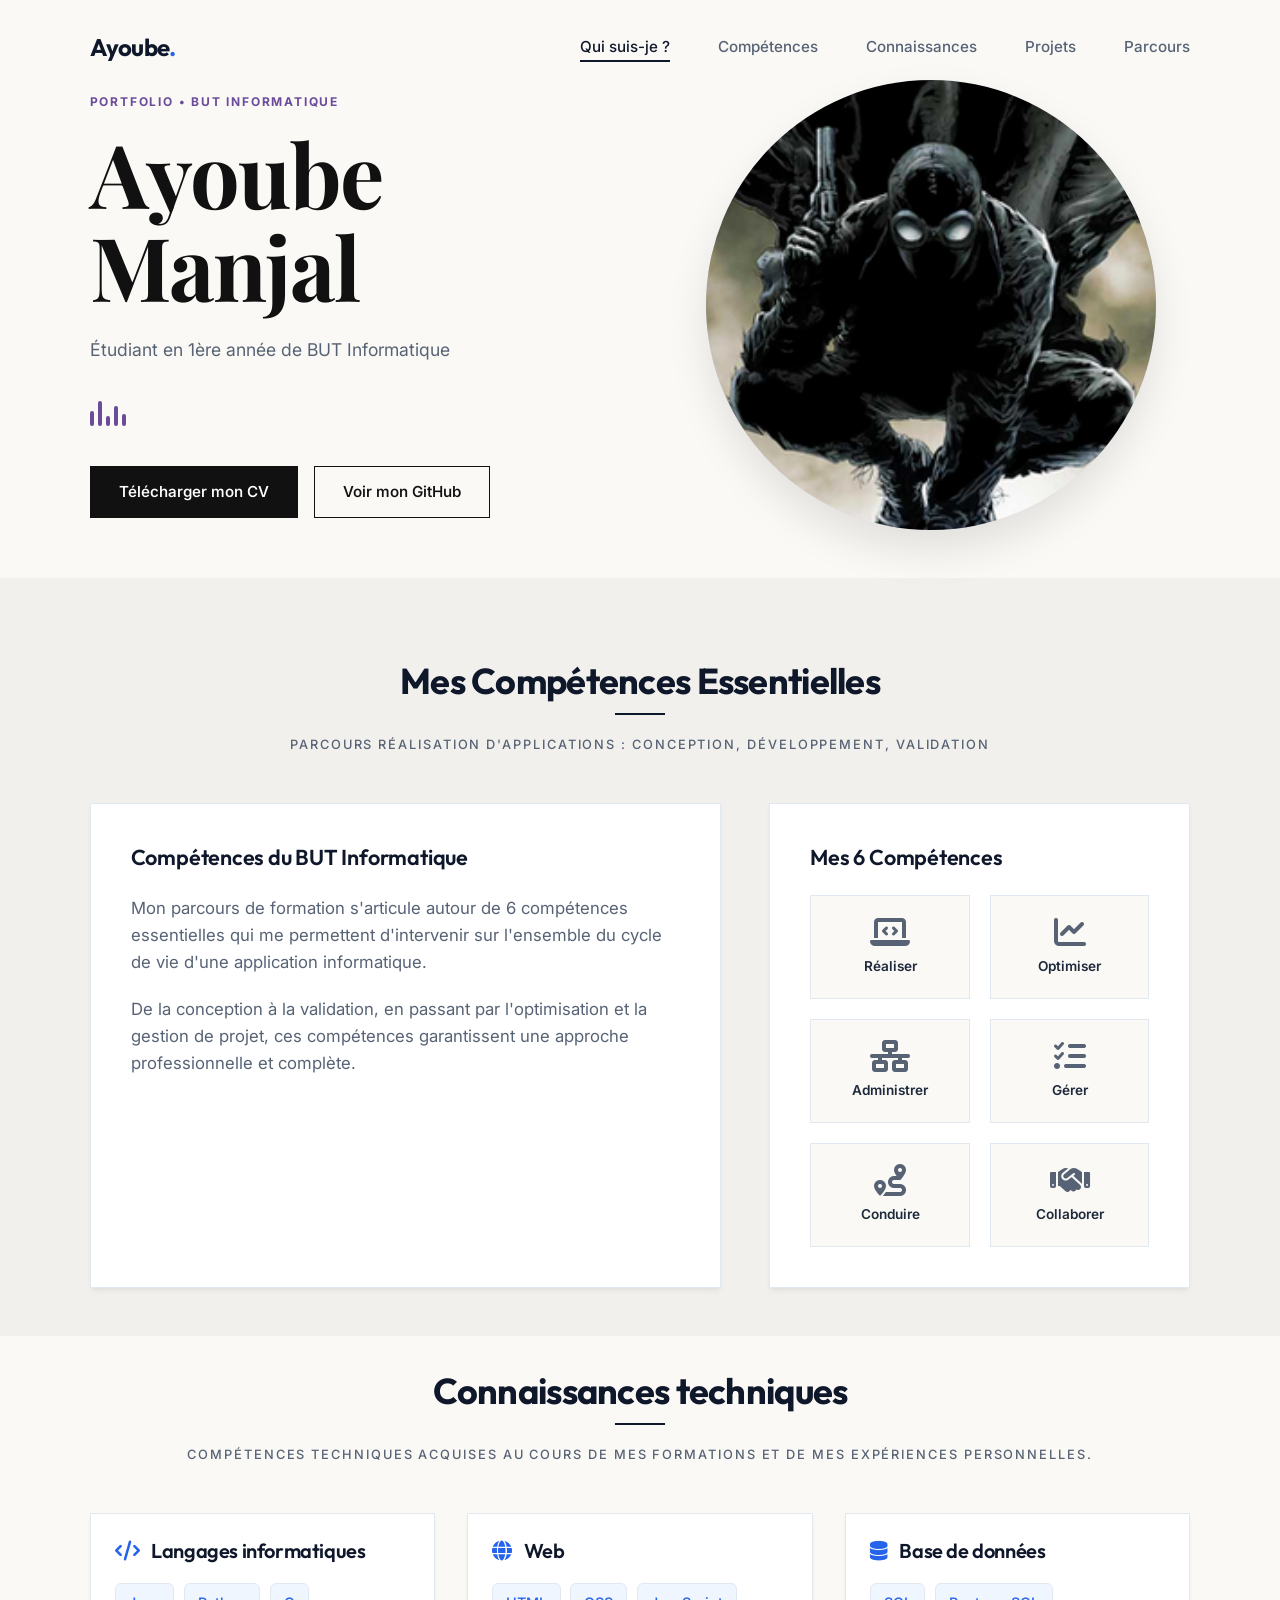
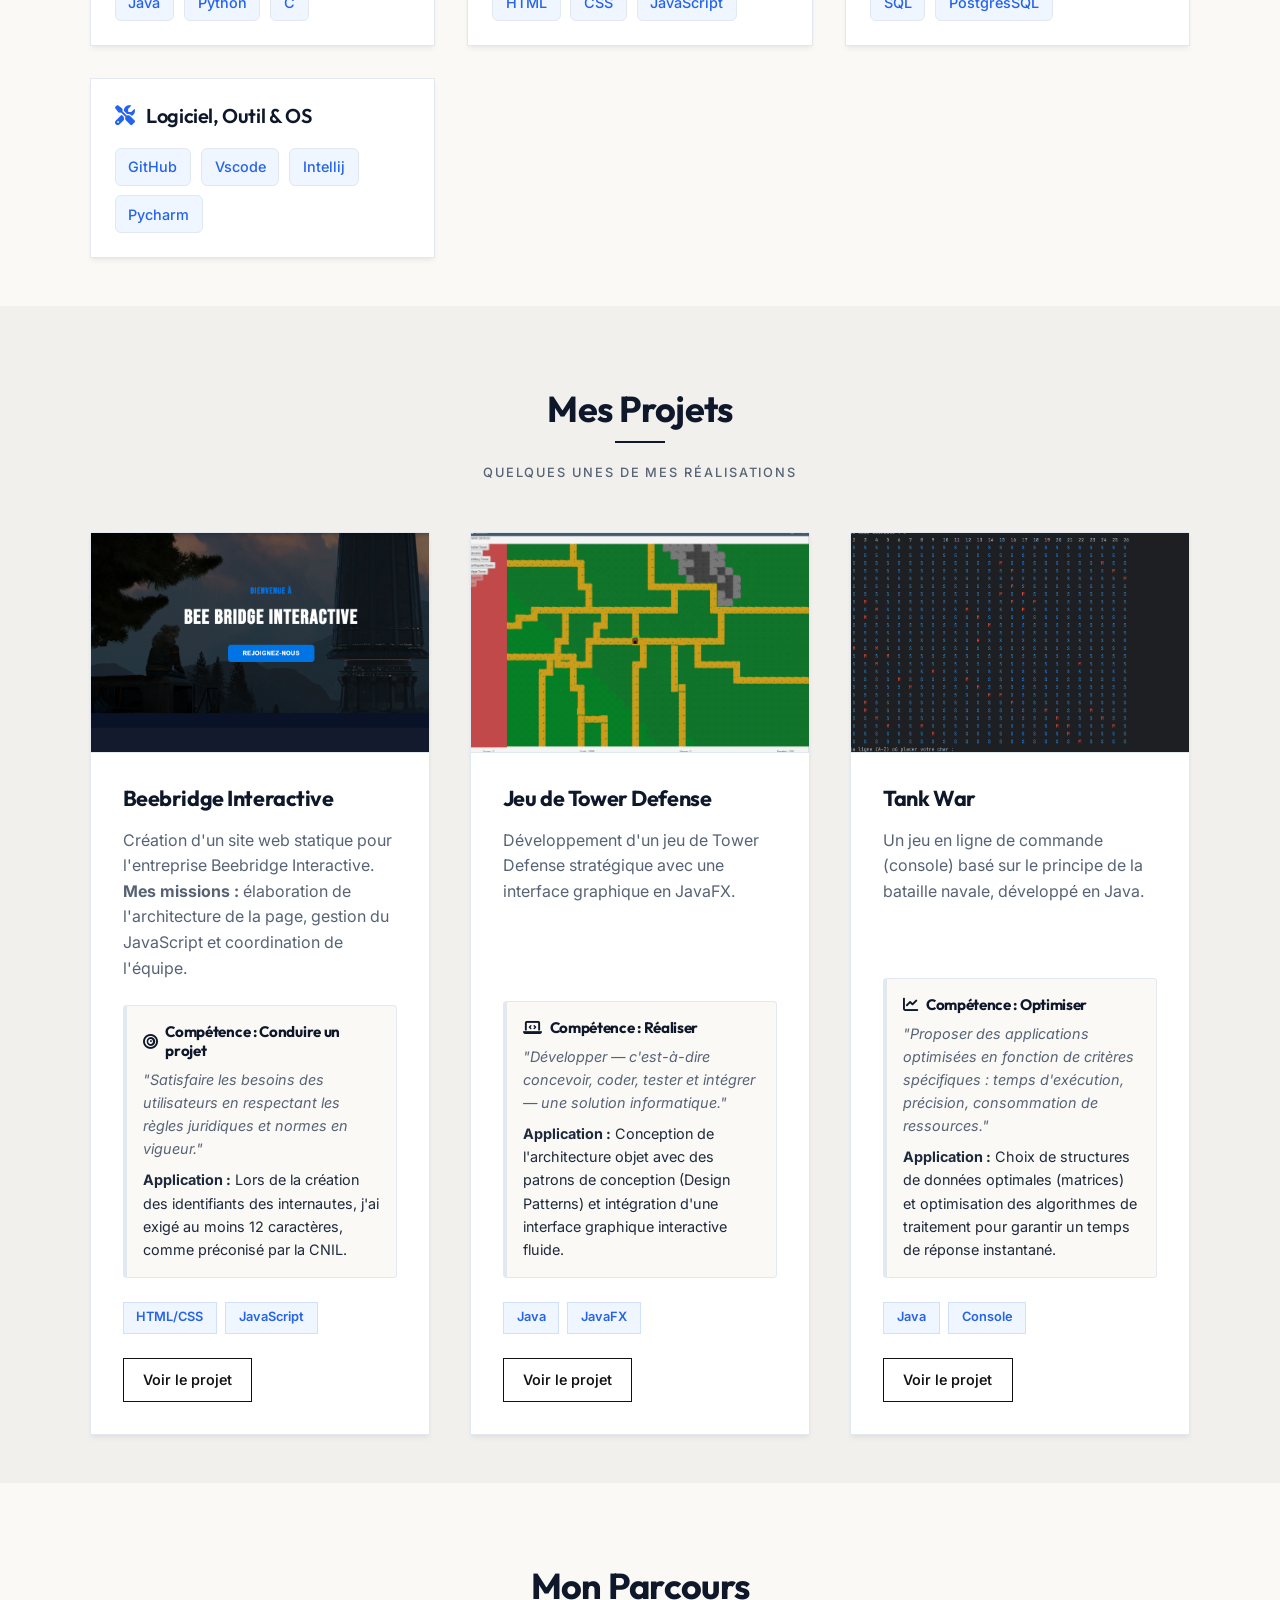
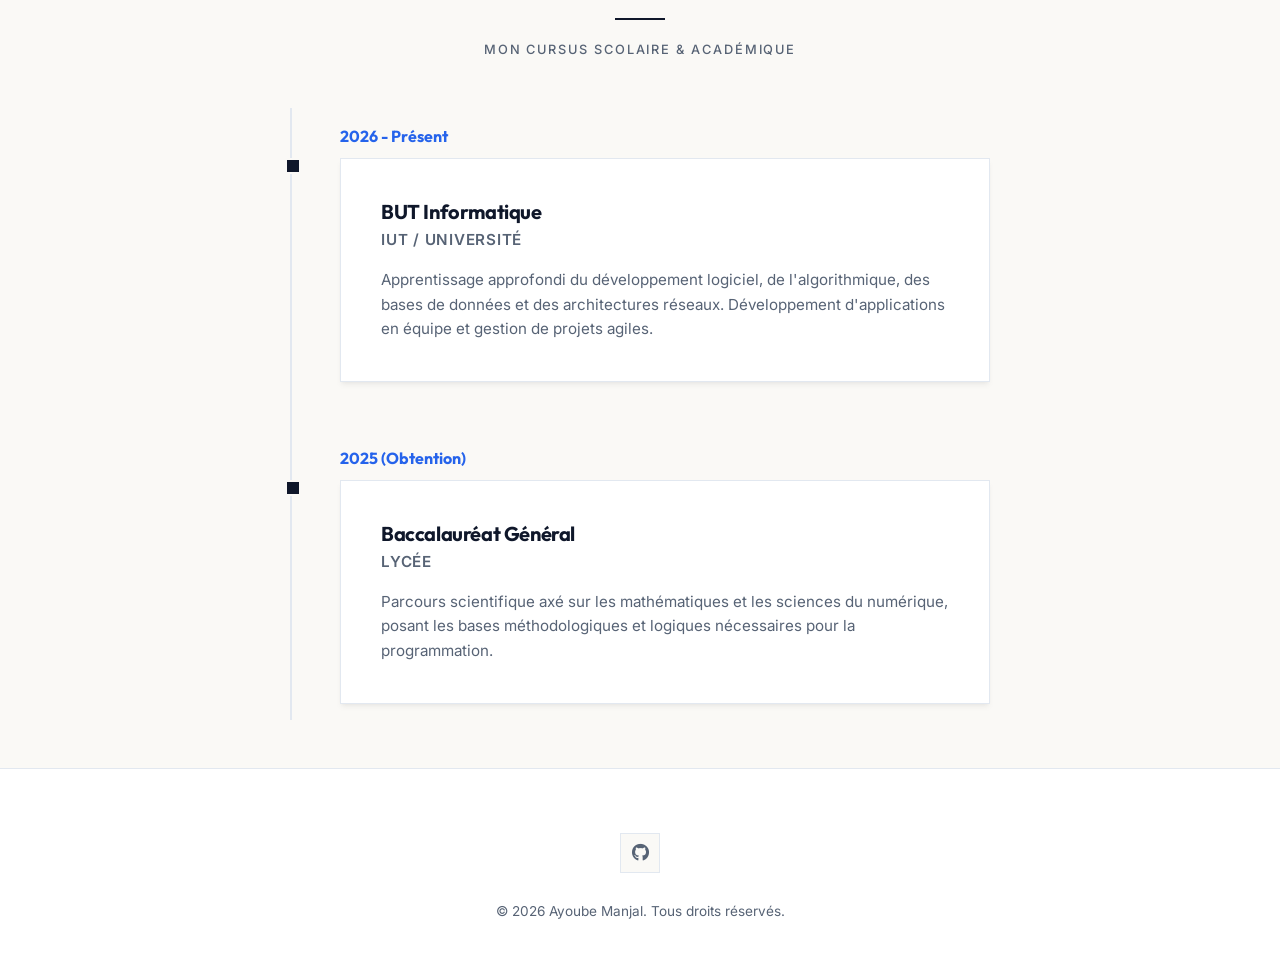
<file: index.html>
<!DOCTYPE html>
<html lang="fr">

<head>
    <meta charset="UTF-8">
    <meta name="viewport" content="width=device-width, initial-scale=1.0">
    <title>Portfolio de Ayoube Manjal | BUT Informatique</title>
    <!-- Google Fonts: Inter & Outfit -->
    <link rel="preconnect" href="https://fonts.googleapis.com">
    <link rel="preconnect" href="https://fonts.gstatic.com" crossorigin>
    <link
        href="https://fonts.googleapis.com/css2?family=Inter:wght@300;400;500;600&family=Outfit:wght@400;600;800&family=Playfair+Display:wght@700;900&display=swap"
        rel="stylesheet">
    <link rel="stylesheet" href="styles.css">
    <!-- Font Awesome for Icons -->
    <link rel="stylesheet" href="https://cdnjs.cloudflare.com/ajax/libs/font-awesome/6.4.0/css/all.min.css">
</head>

<body>

    <!-- Interface d'en-tête (Navbar) -->
    <header class="navbar">
        <a href="index.html" class="logo">Ayoube<span>.</span></a>
        <nav>
            <ul class="nav-links">
                <li><a href="#accueil" class="active">Qui suis-je ?</a></li>
                <li><a href="#competences">Compétences</a></li>
                <li><a href="#connaissances">Connaissances</a></li>
                <li><a href="#projets">Projets</a></li>
                <li><a href="#parcours">Parcours</a></li>
            </ul>
        </nav>
        <div class="menu-toggle">
            <i class="fas fa-bars"></i>
        </div>
    </header>

    <main>
        <!-- Section: Accueil / Qui suis-je ? -->
        <section id="accueil" class="hero">
            <div class="hero-content reveal">
                <span class="hero-overline">PORTFOLIO &bull; BUT INFORMATIQUE</span>
                <h1 class="title">Ayoube<br>Manjal</h1>
                <p class="subtitle">Étudiant en 1ère année de BUT Informatique</p>

                <div class="hero-decoration">
                    <span class="bar"></span><span class="bar"></span><span class="bar"></span><span
                        class="bar"></span><span class="bar"></span>
                </div>

                <div class="hero-actions">
                    <a href="#parcours" class="btn btn-primary">Télécharger mon CV</a>
                    <a href="https://github.com/AyoubeM" class="btn btn-secondary" target="_blank">Voir mon GitHub</a>
                </div>
            </div>

            <!-- Emplacement pour l'image de profil -->
            <div class="hero-image reveal delay-1">
                <div class="image-circle">
                    <!-- Remplacez le 'src' par le chemin de votre photo -->
                    <img src="images/spidey.png" alt="Photo de Ayoube Manjal" onerror="this.style.display='none'">
                </div>
            </div>
        </section>

        <!-- Section: Mes Compétences -->
        <section id="competences" class="about">
            <div class="section-title reveal">
                <h2>Mes Compétences Essentielles</h2>
                <p>Parcours Réalisation d'applications : conception, développement, validation</p>
            </div>

            <div class="about-grid reveal">
                <div class="about-text glass-card">
                    <h3>Compétences du BUT Informatique</h3>
                    <p>Mon parcours de formation s'articule autour de 6 compétences essentielles qui me permettent
                        d'intervenir sur l'ensemble du cycle de vie d'une application informatique.</p>
                    <p>De la conception à la validation, en passant par l'optimisation et la gestion de projet, ces
                        compétences garantissent une approche professionnelle et complète.</p>
                </div>

                <div class="skills glass-card">
                    <h3>Mes 6 Compétences</h3>
                    <div class="skills-container">
                        <div class="skill-item">
                            <i class="fas fa-laptop-code"></i>
                            <span>Réaliser</span>
                        </div>
                        <div class="skill-item">
                            <i class="fas fa-chart-line"></i>
                            <span>Optimiser</span>
                        </div>
                        <div class="skill-item">
                            <i class="fas fa-network-wired"></i>
                            <span>Administrer</span>
                        </div>
                        <div class="skill-item">
                            <i class="fas fa-list-check"></i>
                            <span>Gérer</span>
                        </div>
                        <div class="skill-item">
                            <i class="fas fa-route"></i>
                            <span>Conduire</span>
                        </div>
                        <div class="skill-item">
                            <i class="fas fa-handshake"></i>
                            <span>Collaborer</span>
                        </div>
                    </div>
                </div>
            </div>
        </section>

        <!-- Section: Connaissances Techniques -->
        <section id="connaissances" class="connaissances">
            <div class="section-title reveal">
                <h2>Connaissances techniques</h2>
                <p>Compétences techniques acquises au cours de mes formations et de mes expériences personnelles.</p>
            </div>

            <div class="connaissances-grid reveal">
                <!-- Langages informatiques -->
                <div class="connaissance-category glass-card">
                    <h3><i class="fas fa-code"></i> Langages informatiques</h3>
                    <div class="tags-container">
                        <span class="tag">Java</span>
                        <span class="tag">Python</span>
                        <span class="tag">C</span>
                    </div>
                </div>

                <!-- Web -->
                <div class="connaissance-category glass-card">
                    <h3><i class="fas fa-globe"></i> Web</h3>
                    <div class="tags-container">
                        <span class="tag">HTML</span>
                        <span class="tag">CSS</span>
                        <span class="tag">JavaScript</span>
                    </div>
                </div>

                <!-- Base de données -->
                <div class="connaissance-category glass-card">
                    <h3><i class="fas fa-database"></i> Base de données</h3>
                    <div class="tags-container">
                        <span class="tag">SQL</span>
                        <span class="tag">PostgresSQL</span>
                    </div>
                </div>

                <!-- Logiciel, Outil & OS -->
                <div class="connaissance-category glass-card">
                    <h3><i class="fas fa-tools"></i> Logiciel, Outil & OS</h3>
                    <div class="tags-container">
                        <span class="tag">GitHub</span>
                        <span class="tag">Vscode</span>
                        <span class="tag">Intellij</span>
                        <span class="tag">Pycharm</span>
                    </div>
                </div>
            </div>
        </section>

        <!-- Section: Projets -->
        <section id="projets" class="projects">
            <div class="section-title reveal">
                <h2>Mes Projets</h2>
                <p>Quelques unes de mes réalisations</p>
            </div>

            <div class="projects-grid reveal">
                <!-- Projet 1 -->
                <div class="project-card glass-card">
                    <div class="project-image">
                        <img src="images/project1.png" alt="Site Statique Beebridge Interactive">
                    </div>
                    <div class="project-content">
                        <h3>Beebridge Interactive</h3>
                        <p>Création d'un site web statique pour l'entreprise Beebridge Interactive. <strong>Mes missions
                                :</strong> élaboration de l'architecture de la page, gestion du JavaScript et
                            coordination de l'équipe.</p>

                        <div class="competence-mobilisee">
                            <h4><i class="fas fa-bullseye"></i> Compétence : Conduire un projet</h4>
                            <p class="pn-desc"><em>"Satisfaire les besoins des utilisateurs en respectant les règles
                                    juridiques et normes en vigueur."</em></p>
                            <p><strong>Application :</strong> Lors de la création des identifiants des internautes, j'ai
                                exigé au moins 12 caractères, comme préconisé par la CNIL.</p>
                        </div>

                        <div class="project-tags">
                            <span>HTML/CSS</span>
                            <span>JavaScript</span>
                        </div>
                        <a href="projet-beebridge.html" class="btn btn-secondary">Voir le projet</a>
                    </div>
                </div>

                <!-- Projet 2 -->
                <div class="project-card glass-card">
                    <div class="project-image">
                        <img src="images/project2.png" alt="Jeu de Tower Defense">
                    </div>
                    <div class="project-content">
                        <h3>Jeu de Tower Defense</h3>
                        <p>Développement d'un jeu de Tower Defense stratégique avec une interface graphique en JavaFX.
                        </p>

                        <div class="competence-mobilisee">
                            <h4><i class="fas fa-laptop-code"></i> Compétence : Réaliser</h4>
                            <p class="pn-desc"><em>"Développer — c'est-à-dire concevoir, coder, tester et intégrer — une
                                    solution informatique."</em></p>
                            <p><strong>Application :</strong> Conception de l'architecture objet avec des patrons de
                                conception (Design Patterns) et intégration d'une interface graphique interactive
                                fluide.</p>
                        </div>

                        <div class="project-tags">
                            <span>Java</span>
                            <span>JavaFX</span>
                        </div>
                        <a href="projet-tower-defense.html" class="btn btn-secondary">Voir le projet</a>
                    </div>
                </div>

                <!-- Projet 3 -->
                <div class="project-card glass-card">
                    <div class="project-image">
                        <img src="images/project3.png" alt="Jeu Tank War">
                    </div>
                    <div class="project-content">
                        <h3>Tank War</h3>
                        <p>Un jeu en ligne de commande (console) basé sur le principe de la bataille navale, développé
                            en Java.</p>

                        <div class="competence-mobilisee">
                            <h4><i class="fas fa-chart-line"></i> Compétence : Optimiser</h4>
                            <p class="pn-desc"><em>"Proposer des applications optimisées en fonction de critères
                                    spécifiques : temps d'exécution, précision, consommation de ressources."</em></p>
                            <p><strong>Application :</strong> Choix de structures de données optimales (matrices) et
                                optimisation des algorithmes de traitement pour garantir un temps de réponse instantané.
                            </p>
                        </div>

                        <div class="project-tags">
                            <span>Java</span>
                            <span>Console</span>
                        </div>
                        <a href="projet-tank-war.html" class="btn btn-secondary">Voir le projet</a>
                    </div>
                </div>
            </div>
        </section>

        <!-- Section: Mon Parcours -->
        <section id="parcours" class="parcours">
            <div class="section-title reveal">
                <h2>Mon Parcours</h2>
                <p>Mon cursus scolaire & académique</p>
            </div>

            <div class="timeline reveal">
                <div class="timeline-item">
                    <div class="timeline-date">2026 - Présent</div>
                    <div class="timeline-content glass-card">
                        <h3>BUT Informatique</h3>
                        <p class="timeline-institution">IUT / Université</p>
                        <p>Apprentissage approfondi du développement logiciel, de l'algorithmique, des bases de données
                            et des architectures réseaux. Développement d'applications en équipe et gestion de projets
                            agiles.</p>
                    </div>
                </div>

                <div class="timeline-item">
                    <div class="timeline-date">2025 (Obtention)</div>
                    <div class="timeline-content glass-card">
                        <h3>Baccalauréat Général</h3>
                        <p class="timeline-institution">Lycée</p>
                        <p>Parcours scientifique axé sur les mathématiques et les sciences du numérique, posant les
                            bases méthodologiques et logiques nécessaires pour la programmation.</p>
                    </div>
                </div>
            </div>
        </section>
    </main>

    <!-- Footer -->
    <footer>
        <div class="footer-content">
            <div class="socials">
                <a href="https://github.com/AyoubeM"> <i class="fab fa-github"></i></a>
            </div>
            <p>&copy; 2026 Ayoube Manjal. Tous droits réservés.</p>
        </div>
    </footer>

    <script src="script.js"></script>
</body>

</html>
</file>
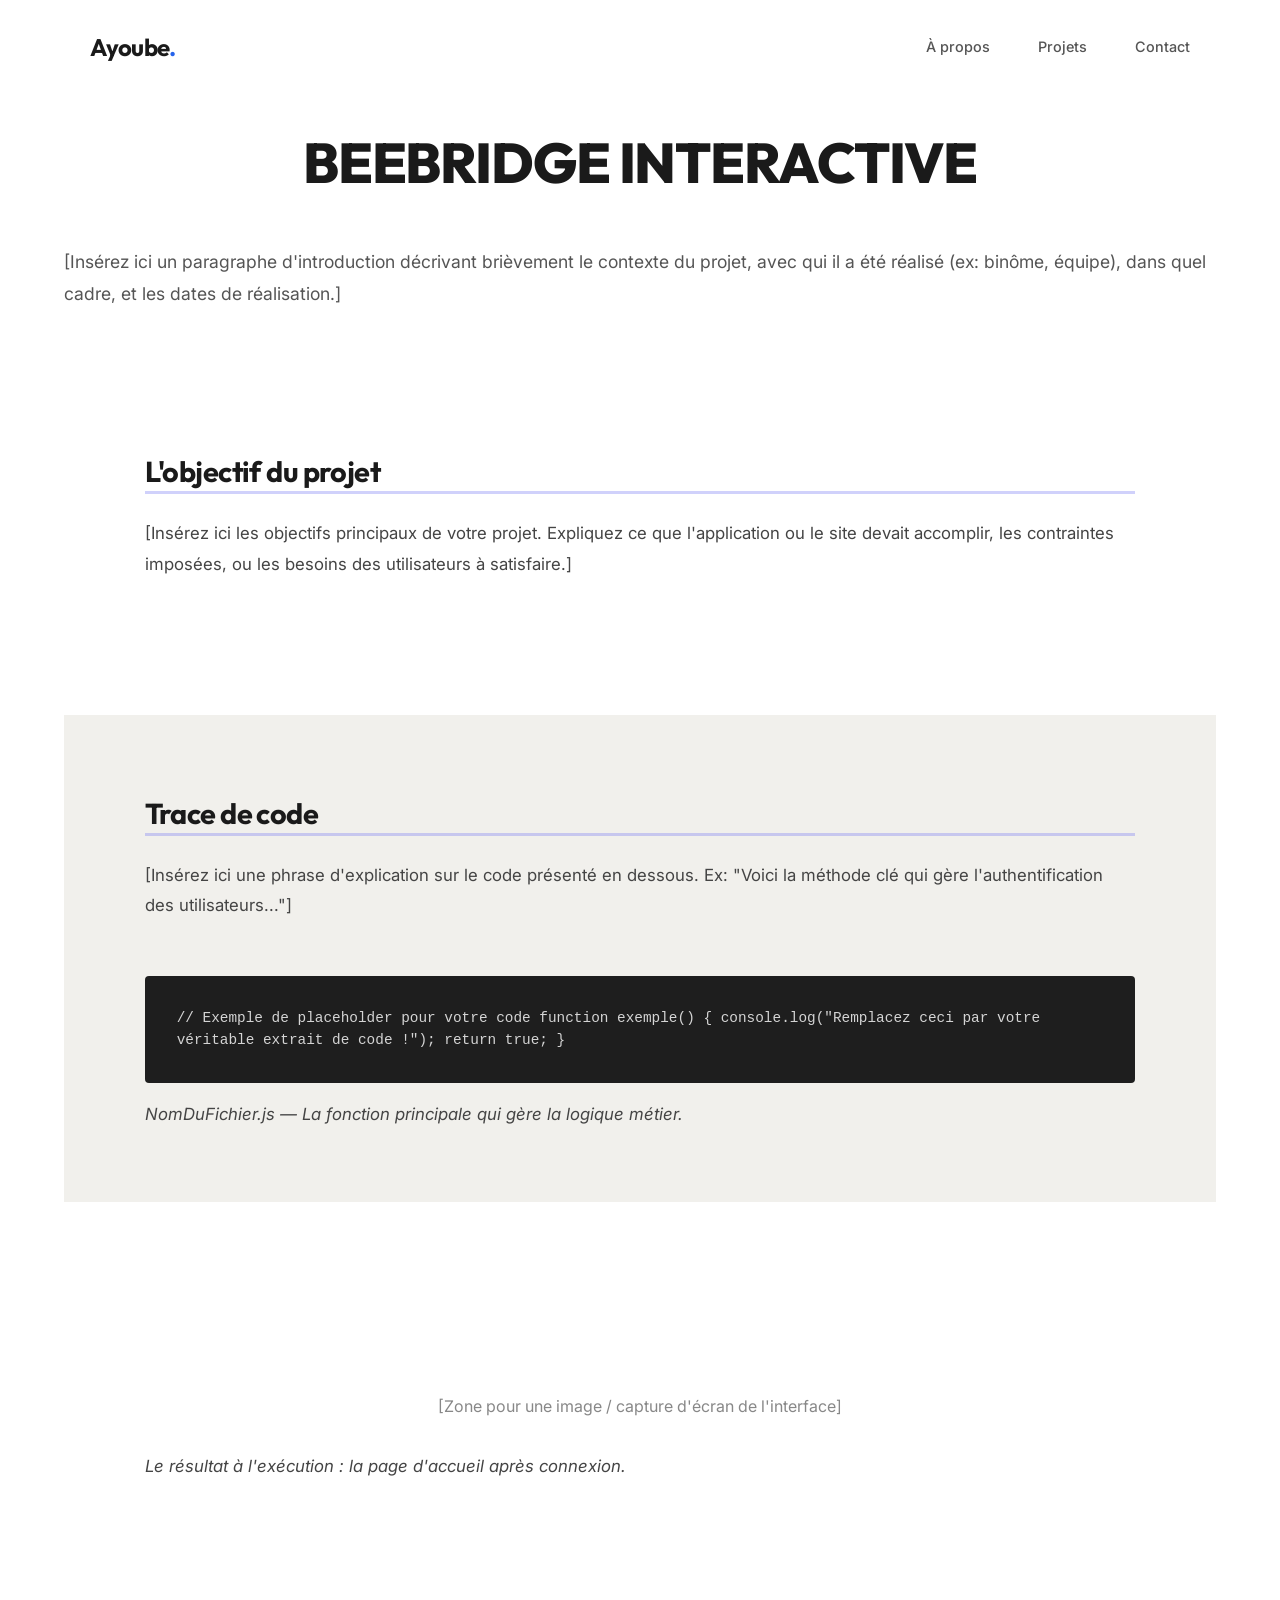
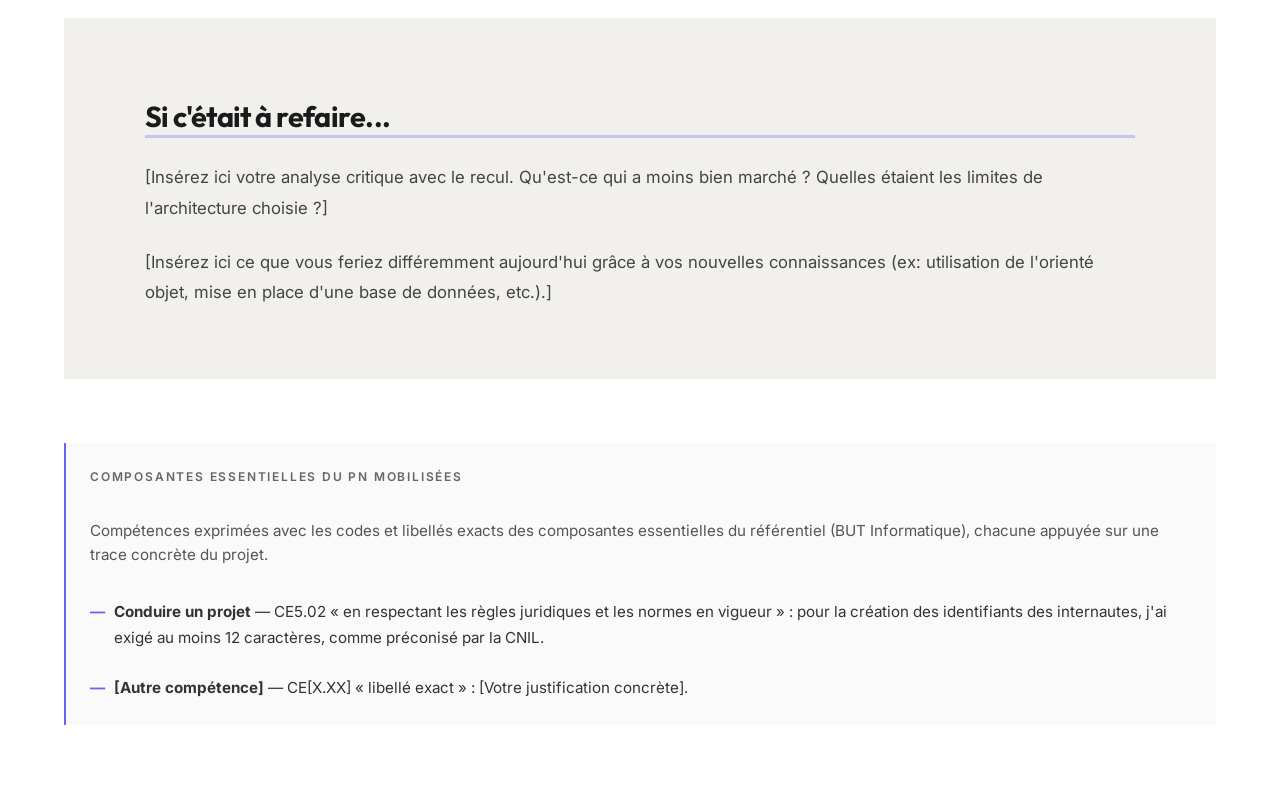
<file: projet-beebridge.html>
<!DOCTYPE html>
<html lang="fr">
<head>
    <meta charset="UTF-8">
    <meta name="viewport" content="width=device-width, initial-scale=1.0">
    <title>Projet Beebridge Interactive | Portfolio de Ayoube Manjal</title>
    <link rel="preconnect" href="https://fonts.googleapis.com">
    <link rel="preconnect" href="https://fonts.gstatic.com" crossorigin>
    <link href="https://fonts.googleapis.com/css2?family=Inter:wght@300;400;500;600&family=Outfit:wght@400;600;800&display=swap" rel="stylesheet">
    <link rel="stylesheet" href="styles.css">
    <link rel="stylesheet" href="https://cdnjs.cloudflare.com/ajax/libs/font-awesome/6.4.0/css/all.min.css">
</head>
<body class="article-page">
    <header class="navbar">
        <div class="logo" style="color:#1a1a1a;">Ayoube<span>.</span></div>
        <nav>
            <ul class="nav-links">
                <li><a href="index.html#projets" style="color:#555; text-decoration:none; font-size:0.9rem;">À propos</a></li>
                <li><a href="index.html#projets" style="color:#555; text-decoration:none; font-size:0.9rem;">Projets</a></li>
                <li><a href="index.html#contact" style="color:#555; text-decoration:none; font-size:0.9rem;">Contact</a></li>
            </ul>
        </nav>
    </header>

    <main class="article-container reveal">
        
        <h1 class="project-main-title">Beebridge Interactive</h1>

        <p class="article-intro">
            [Insérez ici un paragraphe d'introduction décrivant brièvement le contexte du projet, avec qui il a été réalisé (ex: binôme, équipe), dans quel cadre, et les dates de réalisation.]
        </p>

        <section class="article-section">
            <h2>L'objectif du projet</h2>
            <p>
                [Insérez ici les objectifs principaux de votre projet. Expliquez ce que l'application ou le site devait accomplir, les contraintes imposées, ou les besoins des utilisateurs à satisfaire.]
            </p>
        </section>

        <section class="article-section">
            <h2>Trace de code</h2>
            <p>
                [Insérez ici une phrase d'explication sur le code présenté en dessous. Ex: "Voici la méthode clé qui gère l'authentification des utilisateurs..."]
            </p>
            
            <div class="code-placeholder">
// Exemple de placeholder pour votre code
function exemple() {
    console.log("Remplacez ceci par votre véritable extrait de code !");
    return true;
}
            </div>
            <p class="caption">NomDuFichier.js — La fonction principale qui gère la logique métier.</p>
        </section>

        <section class="article-section">
            <div class="image-placeholder">
                [Zone pour une image / capture d'écran de l'interface]
            </div>
            <p class="caption">Le résultat à l'exécution : la page d'accueil après connexion.</p>
        </section>

        <section class="article-section">
            <h2>Si c'était à refaire...</h2>
            <p>
                [Insérez ici votre analyse critique avec le recul. Qu'est-ce qui a moins bien marché ? Quelles étaient les limites de l'architecture choisie ?]
            </p>
            <p>
                [Insérez ici ce que vous feriez différemment aujourd'hui grâce à vos nouvelles connaissances (ex: utilisation de l'orienté objet, mise en place d'une base de données, etc.).]
            </p>
        </section>

        <section class="pn-block">
            <div class="pn-block-title">COMPOSANTES ESSENTIELLES DU PN MOBILISÉES</div>
            <p style="font-size: 0.95rem; color: #555; margin-bottom: 2rem;">
                Compétences exprimées avec les codes et libellés exacts des composantes essentielles du référentiel (BUT Informatique), chacune appuyée sur une trace concrète du projet.
            </p>
            
            <ul class="pn-list">
                <li>
                    <strong>Conduire un projet</strong> — CE5.02 « en respectant les règles juridiques et les normes en vigueur » : pour la création des identifiants des internautes, j'ai exigé au moins 12 caractères, comme préconisé par la CNIL.
                </li>
                <li>
                    <strong>[Autre compétence]</strong> — CE[X.XX] « libellé exact » : [Votre justification concrète].
                </li>
            </ul>
        </section>

    </main>

    <script src="script.js"></script>
</body>
</html>
</file>
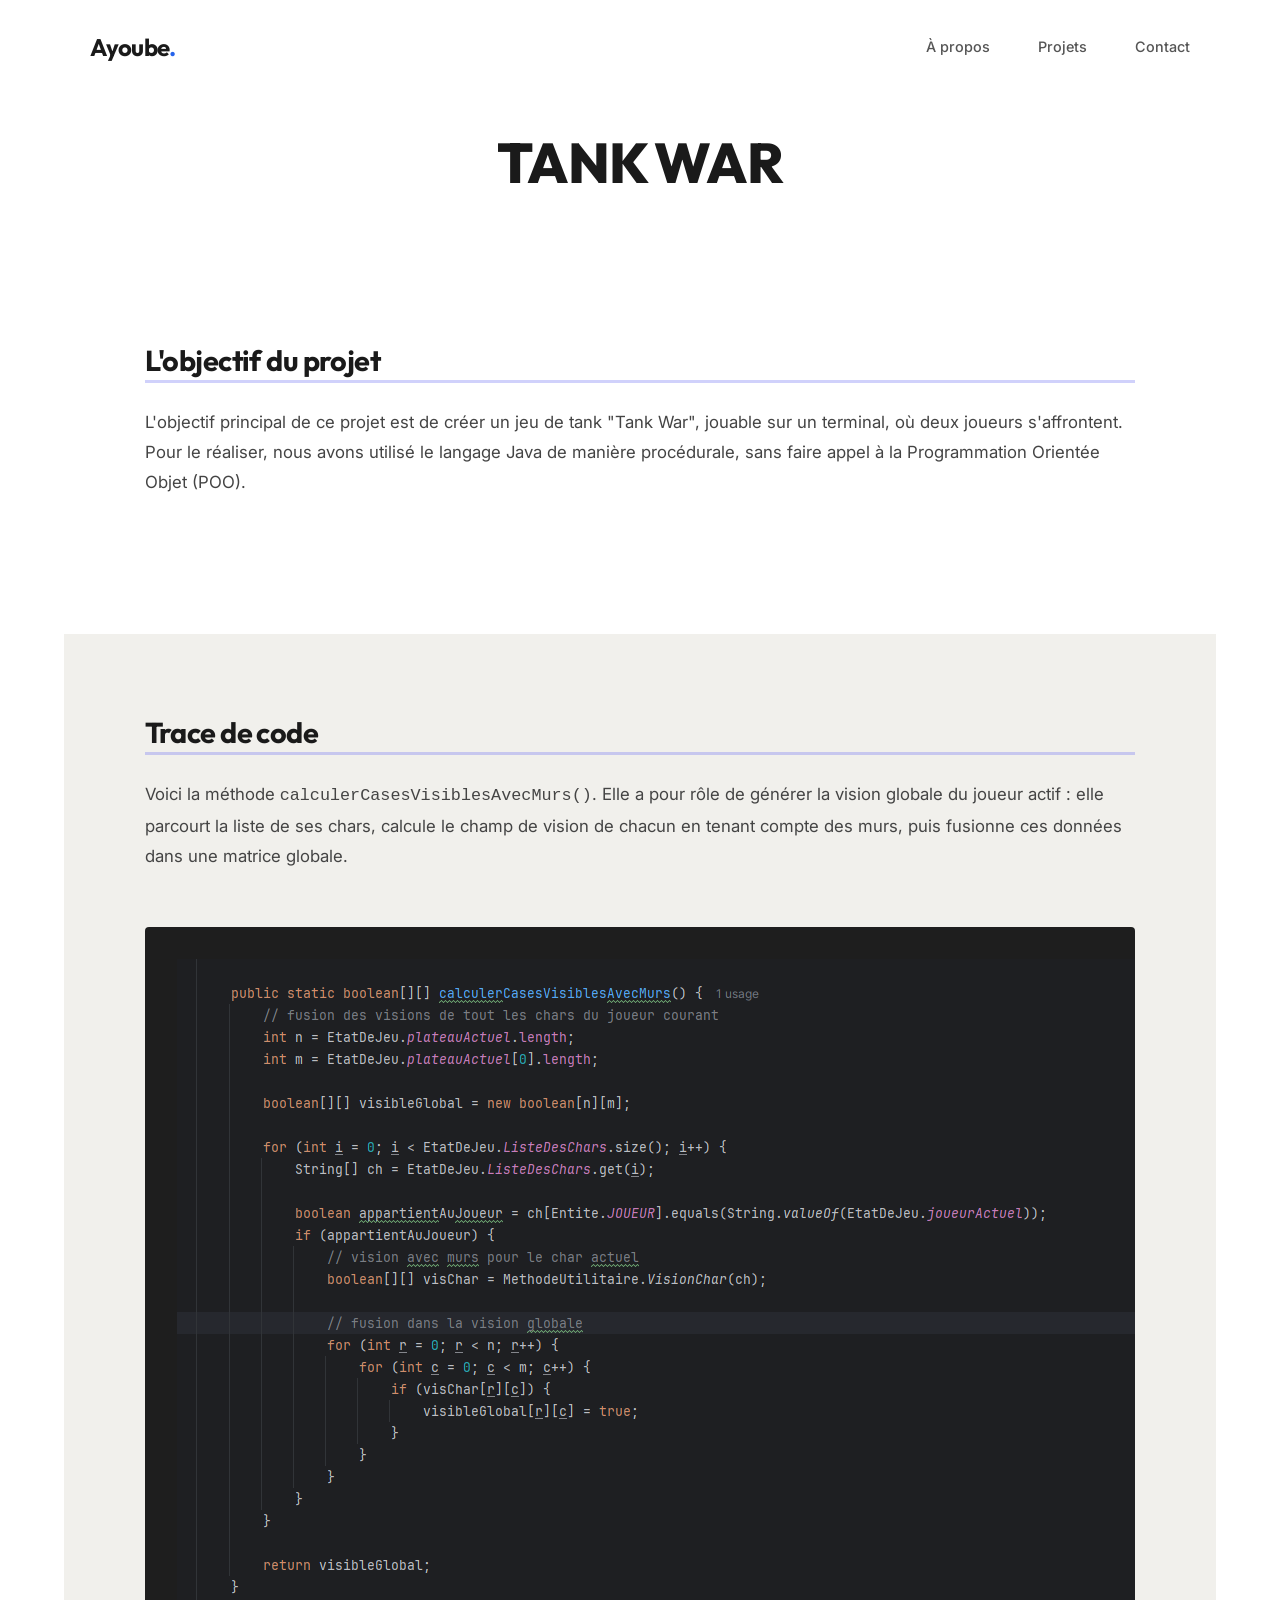
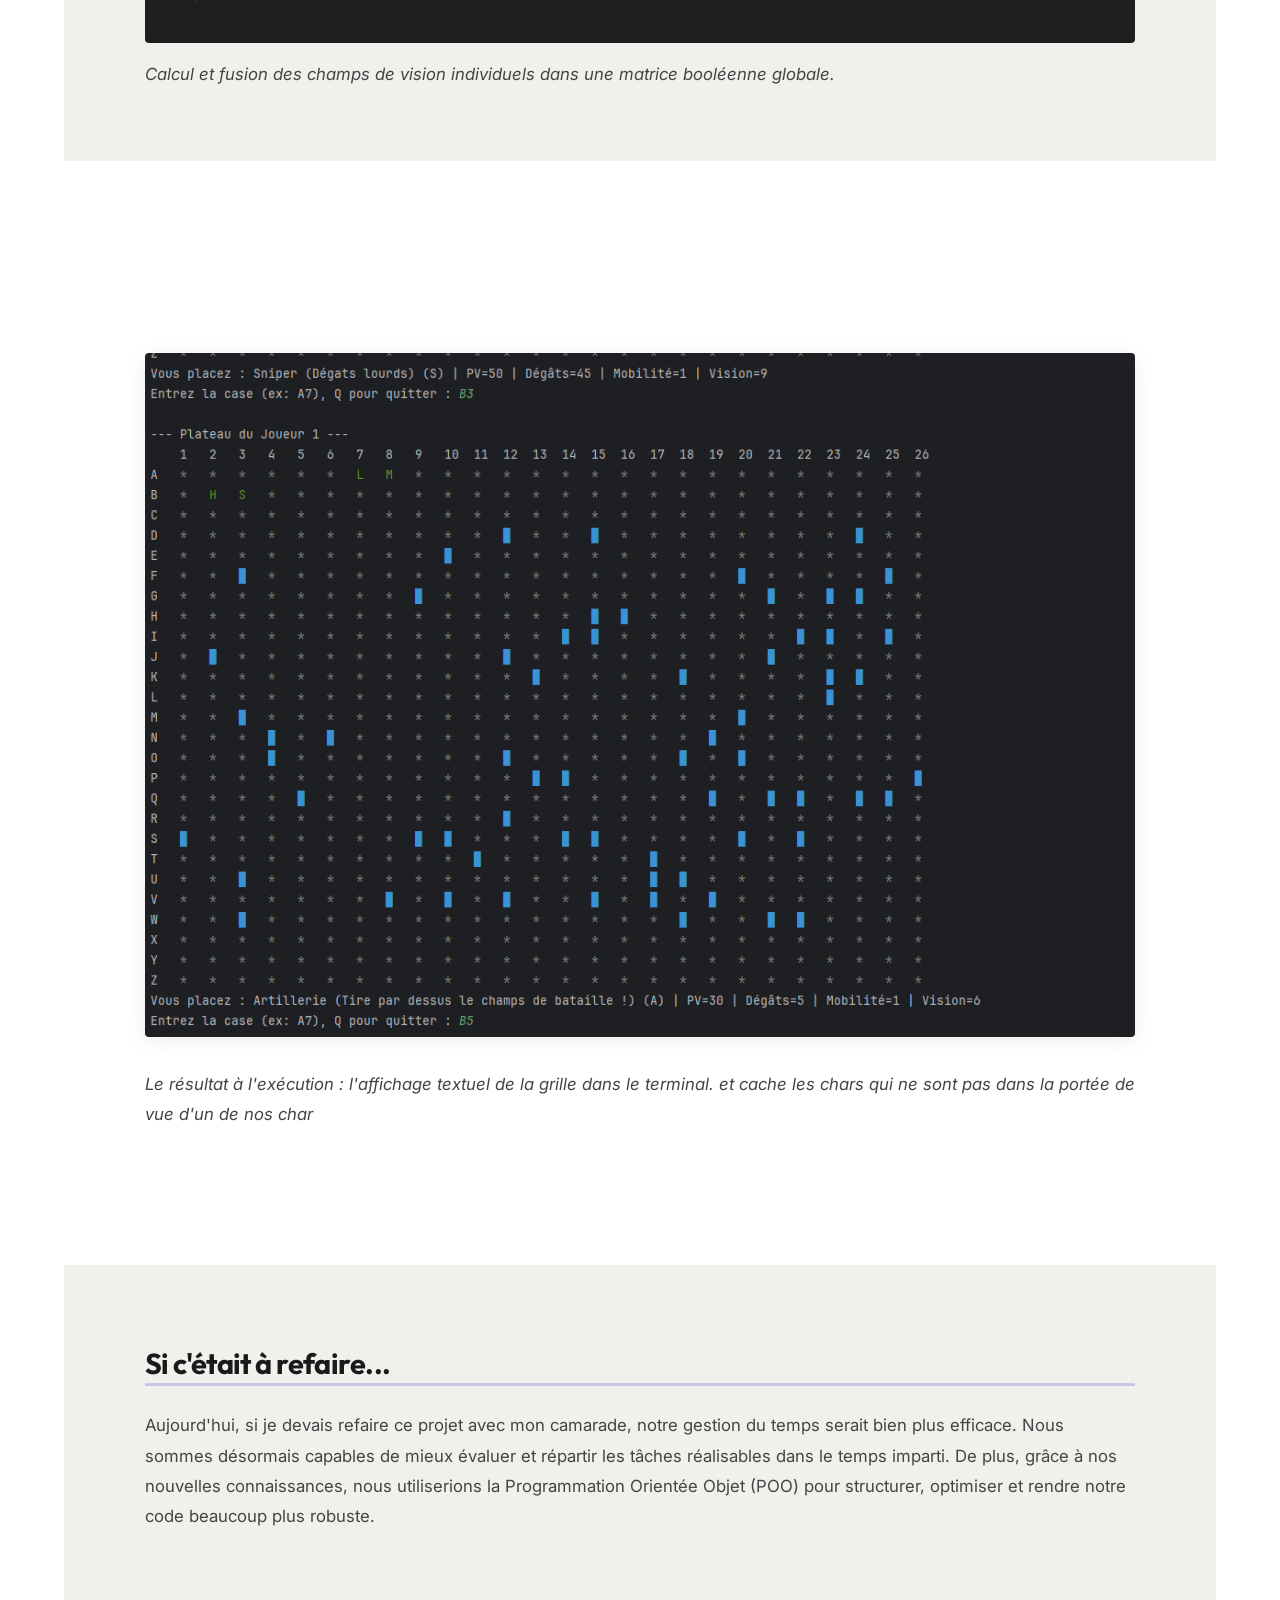
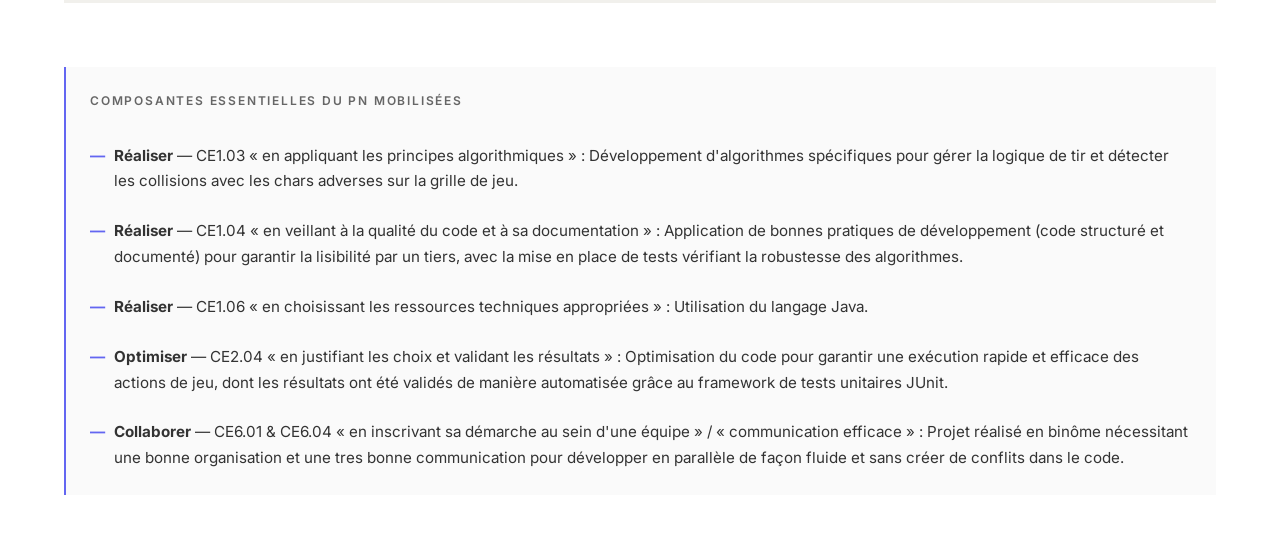
<file: projet-tank-war.html>
<!DOCTYPE html>
<html lang="fr">

<head>
    <meta charset="UTF-8">
    <meta name="viewport" content="width=device-width, initial-scale=1.0">
    <title>Tank War | Portfolio de Ayoube Manjal</title>
    <link rel="preconnect" href="https://fonts.googleapis.com">
    <link rel="preconnect" href="https://fonts.gstatic.com" crossorigin>
    <link
        href="https://fonts.googleapis.com/css2?family=Inter:wght@300;400;500;600&family=Outfit:wght@400;600;800&display=swap"
        rel="stylesheet">
    <link rel="stylesheet" href="styles.css">
    <link rel="stylesheet" href="https://cdnjs.cloudflare.com/ajax/libs/font-awesome/6.4.0/css/all.min.css">
</head>

<body class="article-page">
    <header class="navbar">
        <div class="logo" style="color:#1a1a1a;"><a href="index.html">Ayoube</a><span>.</span></div>
        <nav>
            <ul class="nav-links">
                <li><a href="index.html#projets" style="color:#555; text-decoration:none; font-size:0.9rem;">À
                        propos</a></li>
                <li><a href="index.html#projets" style="color:#555; text-decoration:none; font-size:0.9rem;">Projets</a>
                </li>
                <li><a href="index.html#contact" style="color:#555; text-decoration:none; font-size:0.9rem;">Contact</a>
                </li>
            </ul>
        </nav>
    </header>

    <main class="article-container reveal">

        <h1 class="project-main-title">Tank War</h1>

        <p class="article-intro">

        </p>

        <section class="article-section">
            <h2>L'objectif du projet</h2>
            <p>
                L'objectif principal de ce projet est de créer un jeu de tank "Tank War", jouable sur un terminal, où
                deux joueurs s'affrontent.
                Pour le réaliser, nous avons utilisé le langage Java de manière procédurale, sans faire appel à la
                Programmation Orientée Objet (POO).
            </p>
        </section>

        <section class="article-section">
            <h2>Trace de code</h2>
            <p>
                Voici la méthode <code>calculerCasesVisiblesAvecMurs()</code>. Elle a pour rôle de générer la vision
                globale du joueur actif : elle parcourt la liste de ses chars, calcule le champ de vision de chacun en
                tenant compte des murs, puis fusionne ces données dans une matrice globale.
            </p>

            <div class="code-placeholder">
                <img src="images/visionchar.png" alt="Méthode de calcul de vision">
            </div>
            <p class="caption">Calcul et fusion des champs de vision individuels dans une matrice booléenne globale.</p>
        </section>

        <section class="article-section">
            <div class="image-placeholder">
                <img src="images/image1.png" alt="">
            </div>
            <p class="caption">Le résultat à l'exécution : l'affichage textuel de la grille dans le terminal. et cache
                les chars qui ne sont pas dans la portée de vue d'un de nos char</p>
        </section>

        <section class="article-section">
            <h2>Si c'était à refaire...</h2>
            <p>
                Aujourd'hui, si je devais refaire ce projet avec mon camarade, notre gestion du temps serait bien plus
                efficace. Nous sommes désormais capables de mieux évaluer et répartir les tâches réalisables dans le
                temps imparti. De plus, grâce à nos nouvelles connaissances, nous utiliserions la Programmation Orientée
                Objet (POO) pour structurer, optimiser et rendre notre code beaucoup plus robuste.
            </p>
        </section>

        <section class="pn-block">
            <div class="pn-block-title">COMPOSANTES ESSENTIELLES DU PN MOBILISÉES</div>

            <ul class="pn-list">
                <li>
                    <strong>Réaliser</strong> — CE1.03 « en appliquant les principes algorithmiques » : Développement
                    d'algorithmes spécifiques pour gérer la logique de tir et détecter les collisions avec les chars
                    adverses sur la grille de jeu.
                </li>
                <li>
                    <strong>Réaliser</strong> — CE1.04 « en veillant à la qualité du code et à sa documentation » :
                    Application de bonnes pratiques de développement (code structuré et documenté) pour garantir la
                    lisibilité par un tiers, avec la mise en place de tests vérifiant la robustesse des algorithmes.
                </li>
                <li>
                    <strong>Réaliser</strong> — CE1.06 « en choisissant les ressources techniques appropriées » :
                    Utilisation du langage Java.
                </li>
                <li>
                    <strong>Optimiser</strong> — CE2.04 « en justifiant les choix et validant les résultats » :
                    Optimisation du code pour garantir une exécution rapide et efficace des actions de jeu, dont les
                    résultats ont été validés de manière automatisée grâce au framework de tests unitaires JUnit.
                </li>
                <li>
                    <strong>Collaborer</strong> — CE6.01 & CE6.04 « en inscrivant sa démarche au sein d'une équipe » / «
                    communication efficace » : Projet réalisé en binôme nécessitant une bonne organisation et une
                    tres bonne communication pour développer en parallèle de façon fluide et sans créer de conflits dans
                    le code.
                </li>
            </ul>
        </section>

    </main>

    <script src="script.js"></script>
</body>

</html>
</file>
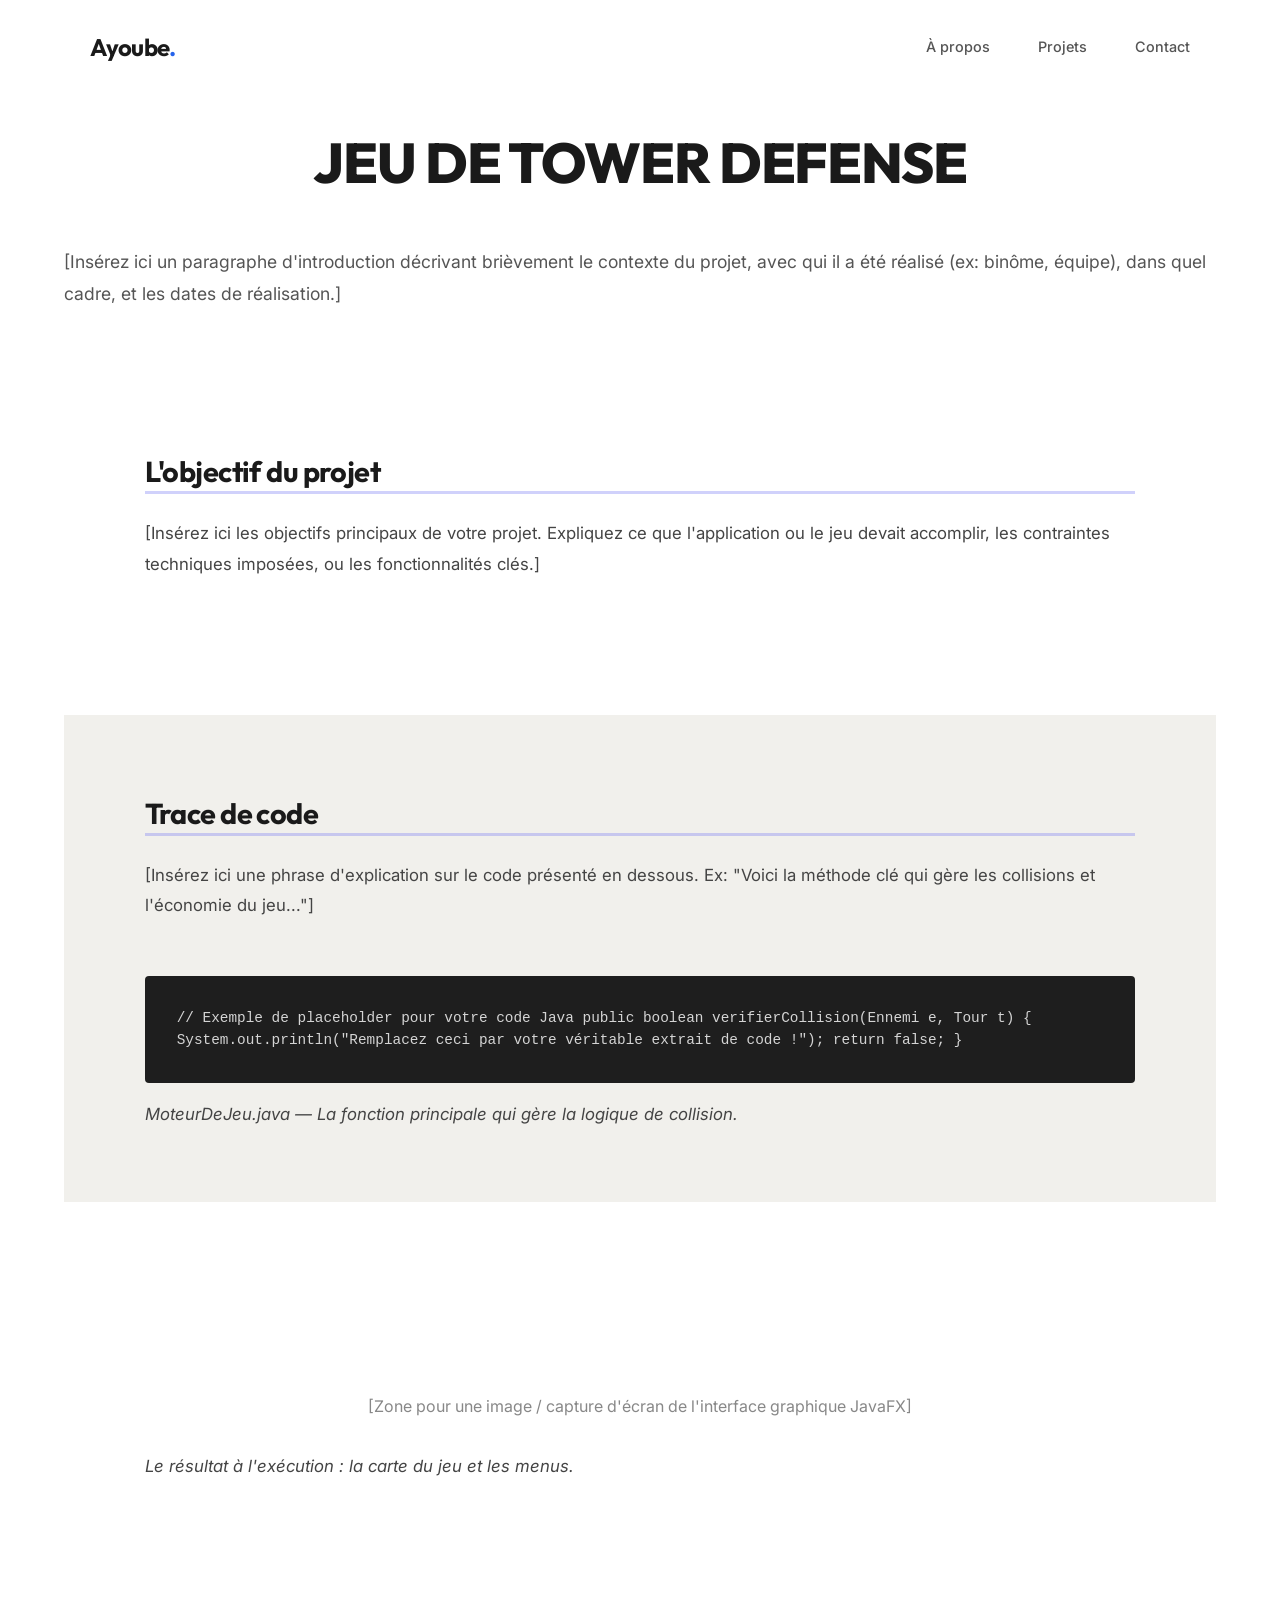
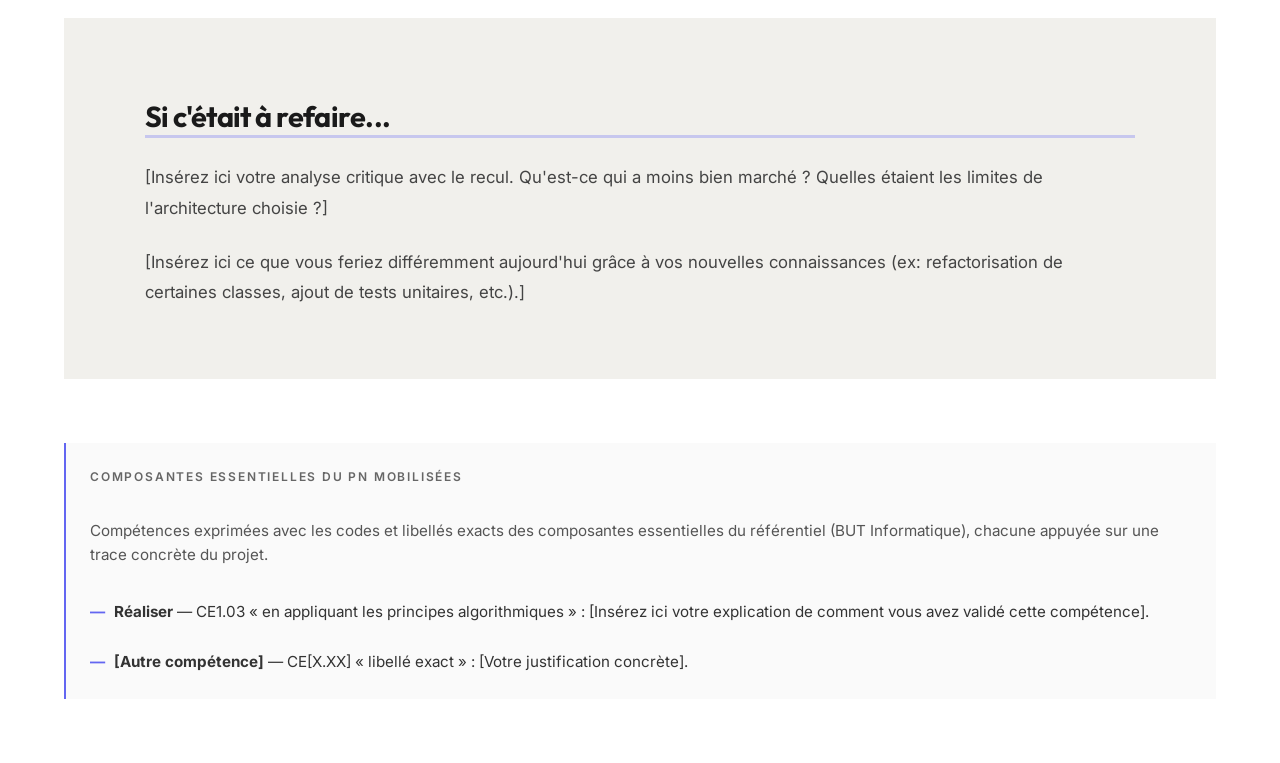
<file: projet-tower-defense.html>
<!DOCTYPE html>
<html lang="fr">
<head>
    <meta charset="UTF-8">
    <meta name="viewport" content="width=device-width, initial-scale=1.0">
    <title>Jeu de Tower Defense | Portfolio de Ayoube Manjal</title>
    <link rel="preconnect" href="https://fonts.googleapis.com">
    <link rel="preconnect" href="https://fonts.gstatic.com" crossorigin>
    <link href="https://fonts.googleapis.com/css2?family=Inter:wght@300;400;500;600&family=Outfit:wght@400;600;800&display=swap" rel="stylesheet">
    <link rel="stylesheet" href="styles.css">
    <link rel="stylesheet" href="https://cdnjs.cloudflare.com/ajax/libs/font-awesome/6.4.0/css/all.min.css">
</head>
<body class="article-page">
    <header class="navbar">
        <div class="logo" style="color:#1a1a1a;">Ayoube<span>.</span></div>
        <nav>
            <ul class="nav-links">
                <li><a href="index.html#projets" style="color:#555; text-decoration:none; font-size:0.9rem;">À propos</a></li>
                <li><a href="index.html#projets" style="color:#555; text-decoration:none; font-size:0.9rem;">Projets</a></li>
                <li><a href="index.html#contact" style="color:#555; text-decoration:none; font-size:0.9rem;">Contact</a></li>
            </ul>
        </nav>
    </header>

    <main class="article-container reveal">
        
        <h1 class="project-main-title">Jeu de Tower Defense</h1>

        <p class="article-intro">
            [Insérez ici un paragraphe d'introduction décrivant brièvement le contexte du projet, avec qui il a été réalisé (ex: binôme, équipe), dans quel cadre, et les dates de réalisation.]
        </p>

        <section class="article-section">
            <h2>L'objectif du projet</h2>
            <p>
                [Insérez ici les objectifs principaux de votre projet. Expliquez ce que l'application ou le jeu devait accomplir, les contraintes techniques imposées, ou les fonctionnalités clés.]
            </p>
        </section>

        <section class="article-section">
            <h2>Trace de code</h2>
            <p>
                [Insérez ici une phrase d'explication sur le code présenté en dessous. Ex: "Voici la méthode clé qui gère les collisions et l'économie du jeu..."]
            </p>
            
            <div class="code-placeholder">
// Exemple de placeholder pour votre code Java
public boolean verifierCollision(Ennemi e, Tour t) {
    System.out.println("Remplacez ceci par votre véritable extrait de code !");
    return false;
}
            </div>
            <p class="caption">MoteurDeJeu.java — La fonction principale qui gère la logique de collision.</p>
        </section>

        <section class="article-section">
            <div class="image-placeholder">
                [Zone pour une image / capture d'écran de l'interface graphique JavaFX]
            </div>
            <p class="caption">Le résultat à l'exécution : la carte du jeu et les menus.</p>
        </section>

        <section class="article-section">
            <h2>Si c'était à refaire...</h2>
            <p>
                [Insérez ici votre analyse critique avec le recul. Qu'est-ce qui a moins bien marché ? Quelles étaient les limites de l'architecture choisie ?]
            </p>
            <p>
                [Insérez ici ce que vous feriez différemment aujourd'hui grâce à vos nouvelles connaissances (ex: refactorisation de certaines classes, ajout de tests unitaires, etc.).]
            </p>
        </section>

        <section class="pn-block">
            <div class="pn-block-title">COMPOSANTES ESSENTIELLES DU PN MOBILISÉES</div>
            <p style="font-size: 0.95rem; color: #555; margin-bottom: 2rem;">
                Compétences exprimées avec les codes et libellés exacts des composantes essentielles du référentiel (BUT Informatique), chacune appuyée sur une trace concrète du projet.
            </p>
            
            <ul class="pn-list">
                <li>
                    <strong>Réaliser</strong> — CE1.03 « en appliquant les principes algorithmiques » : [Insérez ici votre explication de comment vous avez validé cette compétence].
                </li>
                <li>
                    <strong>[Autre compétence]</strong> — CE[X.XX] « libellé exact » : [Votre justification concrète].
                </li>
            </ul>
        </section>

    </main>

    <script src="script.js"></script>
</body>
</html>
</file>
<file: styles.css>
/* ==========================================================================
   Variables & Reset
   ========================================================================== */
:root {
    /* Palette de couleurs sobre, élégante et chaleureuse (Minimalist Warm Light) */
    --bg-color: #faf9f6;          /* Alabaster / Ivoire doux */
    --bg-alt: #f1f0ec;            /* Ivoire légèrement plus sombre pour alterner */
    --bg-card: #ffffff;           /* Cartes d'un blanc pur */
    
    --text-color: #1e293b;        /* Gris ardoise très foncé (Slate 800) */
    --text-muted: #576375;        /* Gris moyen pour le texte secondaire (Slate 600) */
    --text-light: #8e9aa8;        /* Gris clair pour les indications fines (Slate 400) */
    
    --primary: #0f172a;           /* Noir ardoise principal (Slate 900) */
    --primary-hover: #334155;     /* Gris ardoise au survol (Slate 700) */
    --accent: #2563eb;            /* Bleu professionnel discret */
    --accent-light: #eff6ff;      /* Fond bleu très léger pour badges */
    
    --border-color: #e2e8f0;      /* Ligne de bordure fine classique */
    --border-focus: #94a3b8;      /* Ligne de bordure active */
    
    --shadow-sm: 0 1px 2px 0 rgba(0, 0, 0, 0.05);
    --shadow-md: 0 4px 6px -1px rgba(0, 0, 0, 0.05), 0 2px 4px -2px rgba(0, 0, 0, 0.05);
    --shadow-lg: 0 10px 15px -3px rgba(0, 0, 0, 0.05), 0 4px 6px -4px rgba(0, 0, 0, 0.05);
    
    --font-sans: 'Inter', sans-serif;
    --font-heading: 'Outfit', sans-serif;
    --font-serif: 'Playfair Display', serif;

    --transition: all 0.25s cubic-bezier(0.4, 0, 0.2, 1);
}

* {
    margin: 0;
    padding: 0;
    box-sizing: border-box;
}

html {
    scroll-behavior: smooth;
}

body {
    background-color: var(--bg-color);
    color: var(--text-color);
    font-family: var(--font-sans);
    line-height: 1.6;
    overflow-x: hidden;
    position: relative;
    -webkit-font-smoothing: antialiased;
}

/* Les blobs d'arrière-plan du style précédent sont désactivés */
.blob {
    display: none !important;
}

/* ==========================================================================
   Typographie & Utilitaire
   ========================================================================== */
h1, h2, h3, h4 {
    font-family: var(--font-heading);
    color: var(--primary);
    font-weight: 700;
    line-height: 1.25;
    letter-spacing: -0.02em;
}

h2 {
    font-size: 2.25rem;
    margin-bottom: 0.5rem;
}

a {
    text-decoration: none;
    color: inherit;
    transition: var(--transition);
}

.section-title {
    text-align: center;
    margin-bottom: 3rem;
}

.section-title h2 {
    position: relative;
    display: inline-block;
    padding-bottom: 0.75rem;
}

.section-title h2::after {
    content: '';
    position: absolute;
    bottom: 0;
    left: 50%;
    transform: translateX(-50%);
    width: 50px;
    height: 2px;
    background-color: var(--primary);
}

.section-title p {
    color: var(--text-muted);
    font-weight: 500;
    text-transform: uppercase;
    letter-spacing: 0.15em;
    font-size: 0.8rem;
    margin-top: 0.75rem;
}

.glass-card {
    background: var(--bg-card);
    border: 1px solid var(--border-color);
    border-radius: 0;
    box-shadow: var(--shadow-md);
    padding: 2.5rem;
    transition: var(--transition);
}

.glass-card:hover {
    box-shadow: var(--shadow-lg);
    border-color: var(--border-focus);
}

/* ==========================================================================
   Navigation (Navbar)
   ========================================================================== */
.navbar {
    position: fixed;
    top: 0;
    left: 0;
    width: 100%;
    display: flex;
    justify-content: space-between;
    align-items: center;
    padding: 1.75rem 7%;
    z-index: 100;
    transition: var(--transition);
    background: transparent;
}

.navbar.scrolled {
    background: rgba(250, 249, 246, 0.9);
    backdrop-filter: blur(10px);
    -webkit-backdrop-filter: blur(10px);
    padding: 1.25rem 7%;
    border-bottom: 1px solid var(--border-color);
    box-shadow: var(--shadow-sm);
}

.logo {
    font-family: var(--font-heading);
    font-size: 1.5rem;
    font-weight: 700;
    color: var(--primary);
    letter-spacing: -0.03em;
}

.logo span {
    color: var(--accent);
}

.nav-links {
    display: flex;
    list-style: none;
    gap: 3rem;
}

.nav-links a {
    font-weight: 500;
    font-size: 0.95rem;
    color: var(--text-muted);
    position: relative;
    padding: 0.25rem 0;
}

.nav-links a:hover,
.nav-links a.active {
    color: var(--primary);
}

.nav-links a::after {
    content: '';
    position: absolute;
    width: 0;
    height: 2px;
    bottom: -2px;
    left: 0;
    background-color: var(--primary);
    transition: var(--transition);
}

.nav-links a:hover::after,
.nav-links a.active::after {
    width: 100%;
}

.menu-toggle {
    display: none;
    font-size: 1.25rem;
    color: var(--primary);
    cursor: pointer;
}

/* ==========================================================================
   Boutons
   ========================================================================== */
.btn {
    display: inline-flex;
    align-items: center;
    gap: 0.5rem;
    padding: 0.8rem 1.75rem;
    border-radius: 0;
    font-weight: 550;
    font-size: 0.95rem;
    font-family: var(--font-sans);
    cursor: pointer;
    transition: var(--transition);
    border: 1px solid transparent;
}

.btn-primary {
    background-color: #111111;
    color: #ffffff;
}

.btn-primary:hover {
    background-color: #333333;
    transform: translateY(-1px);
}

.btn-secondary {
    background-color: transparent;
    color: #111111;
    border: 1px solid #111111;
}

.btn-secondary:hover {
    background-color: rgba(17, 17, 17, 0.05);
    transform: translateY(-1px);
}

/* ==========================================================================
   Sections Layout
   ========================================================================== */
section {
    padding: 5rem 7% 3rem;
    display: flex;
    flex-direction: column;
    justify-content: center;
}

section:nth-of-type(even) {
    background-color: var(--bg-alt);
}

/* --- Hero Section --- */
.hero {
    flex-direction: row;
    align-items: center;
    justify-content: space-between;
    gap: 4rem;
}

.hero-content {
    flex: 1;
    max-width: 550px;
}

.hero-overline {
    display: block;
    font-size: 0.75rem;
    font-weight: 700;
    color: #6b4c9a;
    text-transform: uppercase;
    letter-spacing: 0.15em;
    margin-bottom: 1rem;
}

.hero .title {
    font-family: var(--font-serif);
    font-size: 5.5rem;
    line-height: 1.05;
    margin-bottom: 1.5rem;
    color: #111111;
    letter-spacing: -0.02em;
}

.hero .subtitle {
    font-size: 1.1rem;
    color: var(--text-muted);
    margin-bottom: 2rem;
    font-weight: 400;
    line-height: 1.6;
}

.hero-decoration {
    display: flex;
    align-items: flex-end;
    gap: 4px;
    height: 30px;
    margin-bottom: 2.5rem;
}

.hero-decoration .bar {
    width: 4px;
    background-color: #6b4c9a;
    border-radius: 2px;
}

.hero-decoration .bar:nth-child(1) { height: 15px; }
.hero-decoration .bar:nth-child(2) { height: 25px; }
.hero-decoration .bar:nth-child(3) { height: 10px; }
.hero-decoration .bar:nth-child(4) { height: 20px; }
.hero-decoration .bar:nth-child(5) { height: 12px; }

.hero-actions {
    display: flex;
    gap: 1rem;
}

.hero-image {
    flex: 1;
    display: flex;
    justify-content: center;
    align-items: center;
}

.image-circle {
    width: 450px;
    height: 450px;
    border-radius: 50%;
    overflow: hidden;
    position: relative;
    background-color: #e0d9e8;
    box-shadow: 0 20px 40px rgba(0,0,0,0.1);
}

.image-circle img {
    width: 100%;
    height: 100%;
    object-fit: cover;
}

/* --- About & Skills --- */
.about-grid {
    display: grid;
    grid-template-columns: 1.2fr 0.8fr;
    gap: 3rem;
}

.about-text h3, .skills h3 {
    margin-bottom: 1.5rem;
    font-size: 1.35rem;
    font-weight: 600;
    letter-spacing: -0.01em;
}

.about-text p {
    color: var(--text-muted);
    margin-bottom: 1.25rem;
    font-size: 1.05rem;
}

.skills-container {
    display: grid;
    grid-template-columns: repeat(2, 1fr);
    gap: 1.25rem;
}

.skill-item {
    display: flex;
    flex-direction: column;
    align-items: center;
    gap: 0.5rem;
    padding: 1.25rem;
    background: var(--bg-color);
    border-radius: 0;
    border: 1px solid var(--border-color);
    transition: var(--transition);
}

.skill-item:hover {
    background: var(--bg-card);
    border-color: var(--border-focus);
    transform: translateY(-2px);
    box-shadow: var(--shadow-sm);
}

.skill-item i {
    font-size: 2rem;
    color: var(--text-muted);
}

.skill-item:hover i {
    color: var(--accent);
}

.skill-item span {
    font-size: 0.85rem;
    font-weight: 600;
    color: var(--text-color);
}

/* --- Connaissances Techniques --- */
.connaissances {
    padding-top: 2rem;
}

.connaissances-grid {
    display: grid;
    grid-template-columns: repeat(auto-fit, minmax(300px, 1fr));
    gap: 2rem;
}

.connaissance-category {
    display: flex;
    flex-direction: column;
    gap: 1.25rem;
    padding: 1.5rem;
}

.connaissance-category h3 {
    font-size: 1.25rem;
    color: var(--primary);
    display: flex;
    align-items: center;
    gap: 0.75rem;
    font-weight: 600;
}

.connaissance-category h3 i {
    color: var(--accent);
}

.tags-container {
    display: flex;
    flex-wrap: wrap;
    gap: 0.6rem;
}

.tag {
    background-color: var(--accent-light);
    color: var(--accent);
    padding: 0.4rem 0.8rem;
    border-radius: 6px;
    font-size: 0.9rem;
    font-weight: 500;
    border: 1px solid var(--border-color);
    transition: var(--transition);
}

.tag:hover {
    background-color: var(--accent);
    color: #fff;
    border-color: var(--accent);
    transform: translateY(-2px);
}

/* --- Parcours (Timeline) --- */
.timeline {
    position: relative;
    max-width: 700px;
    margin: 0 auto;
    padding: 1rem 0;
    border-left: 2px solid var(--border-color);
    padding-left: 3rem;
}

.timeline-item {
    position: relative;
    margin-bottom: 4rem;
}

.timeline-item:last-child {
    margin-bottom: 0;
}

/* Carré noir simple */
.timeline-item::before {
    content: '';
    position: absolute;
    width: 12px;
    height: 12px;
    background-color: var(--primary);
    border: 2px solid var(--bg-color);
    left: calc(-3rem - 7px);
    top: 2.1rem;
    z-index: 2;
}

.timeline-date {
    font-family: var(--font-heading);
    font-size: 1rem;
    font-weight: 700;
    color: var(--accent);
    margin-bottom: 0.5rem;
}

.timeline-content h3 {
    font-size: 1.25rem;
    font-weight: 700;
    color: var(--primary);
    margin-bottom: 0.25rem;
}

.timeline-institution {
    font-size: 0.85rem;
    font-weight: 600;
    color: var(--text-muted);
    text-transform: uppercase;
    letter-spacing: 0.05em;
    margin-bottom: 1rem;
}

.timeline-content p {
    color: var(--text-muted);
    font-size: 0.95rem;
    line-height: 1.6;
}


/* --- Projects --- */
.projects-grid {
    display: grid;
    grid-template-columns: repeat(auto-fit, minmax(300px, 1fr));
    gap: 2.5rem;
    width: 100%;
}

.project-card {
    padding: 0;
    overflow: hidden;
    display: flex;
    flex-direction: column;
}

.project-image {
    width: 100%;
    height: 220px;
    overflow: hidden;
    border-bottom: 1px solid var(--border-color);
}

.project-image img {
    width: 100%;
    height: 100%;
    object-fit: cover;
    transition: transform 0.5s ease;
}

.project-card:hover .project-image img {
    transform: scale(1.05);
}

.project-content {
    padding: 2rem;
    display: flex;
    flex-direction: column;
    flex: 1;
}

.project-content h3 {
    font-size: 1.35rem;
    margin-bottom: 1rem;
}

.project-content p {
    color: var(--text-muted);
    margin-bottom: 1.5rem;
    font-size: 1rem;
    flex: 1;
}

.competence-mobilisee {
    background-color: var(--bg-color);
    border-left: 3px solid var(--accent);
    padding: 1rem;
    margin-bottom: 1.5rem;
    border-radius: 4px;
    border: 1px solid var(--border-color);
    border-left-width: 4px;
}

.competence-mobilisee h4 {
    font-size: 0.95rem;
    color: var(--primary);
    margin-bottom: 0.5rem;
    display: flex;
    align-items: center;
    gap: 0.5rem;
}

.competence-mobilisee p.pn-desc {
    color: var(--text-muted);
    margin-bottom: 0.5rem;
    font-size: 0.9rem;
    flex: none;
}

.competence-mobilisee p {
    margin-bottom: 0;
    font-size: 0.9rem;
    flex: none;
    color: var(--text-color);
}

.project-tags {
    display: flex;
    flex-wrap: wrap;
    gap: 0.5rem;
    margin-bottom: 1.5rem;
}

.project-tags span {
    padding: 0.3rem 0.8rem;
    background-color: var(--accent-light);
    color: var(--accent);
    font-size: 0.8rem;
    font-weight: 600;
    border: 1px solid rgba(37, 99, 235, 0.15);
}

.project-content .btn {
    align-self: flex-start;
    padding: 0.6rem 1.2rem;
    font-size: 0.9rem;
}

/* --- Footer --- */
footer {
    padding: 4rem 7% 3rem;
    border-top: 1px solid var(--border-color);
    background: var(--bg-card);
}

.footer-content {
    display: flex;
    flex-direction: column;
    align-items: center;
    gap: 1.75rem;
}

.socials {
    display: flex;
    gap: 1.25rem;
}

.socials a {
    display: flex;
    justify-content: center;
    align-items: center;
    width: 40px;
    height: 40px;
    border-radius: 0;
    background: var(--bg-color);
    border: 1px solid var(--border-color);
    font-size: 1.1rem;
    color: var(--text-muted);
    transition: var(--transition);
}

.socials a:hover {
    background: var(--primary);
    color: #ffffff;
    border-color: var(--primary);
    transform: translateY(-2px);
}

footer p {
    color: var(--text-muted);
    font-size: 0.85rem;
    font-weight: 400;
}

/* ==========================================================================
   Animations Reveal (JS)
   ========================================================================== */
.reveal {
    opacity: 0;
    transform: translateY(20px);
    transition: opacity 0.6s cubic-bezier(0.16, 1, 0.3, 1), transform 0.6s cubic-bezier(0.16, 1, 0.3, 1);
}

.reveal.active {
    opacity: 1;
    transform: translateY(0);
}

.delay-1 { transition-delay: 0.1s; }
.delay-2 { transition-delay: 0.2s; }

/* ==========================================================================
   Media Queries (Responsive)
   ========================================================================== */
@media (max-width: 991px) {
    .navbar {
        padding: 1.5rem 5%;
    }
    
    .navbar.scrolled {
        padding: 1rem 5%;
    }

    section {
        padding: 4rem 5% 2.5rem;
    }

    .hero {
        flex-direction: column-reverse;
        text-align: center;
        gap: 3rem;
        padding-top: 8rem;
    }
    
    .hero-content {
        max-width: 100%;
    }

    .hero .subtitle {
        max-width: 100%;
    }
    
    .hero-actions {
        justify-content: center;
    }
    
    .about-grid {
        grid-template-columns: 1fr;
        gap: 2.5rem;
    }

    .skills-container {
        grid-template-columns: repeat(4, 1fr);
    }
}

@media (max-width: 768px) {
    .nav-links {
        position: fixed;
        top: 0;
        right: -100%;
        height: 100vh;
        width: 80%;
        max-width: 320px;
        background: #ffffff;
        flex-direction: column;
        justify-content: center;
        align-items: center;
        transition: 0.35s cubic-bezier(0.16, 1, 0.3, 1);
        border-left: 1px solid var(--border-color);
        gap: 2.5rem;
        box-shadow: -10px 0 30px rgba(0, 0, 0, 0.03);
    }
    
    .nav-links.active {
        right: 0;
    }
    
    .menu-toggle {
        display: block;
        z-index: 101;
    }
    
    .hero .title {
        font-size: 2.5rem;
    }
    
    .image-circle {
        width: 280px;
        height: 280px;
    }
    
    .code-icon {
        font-size: 4.5rem;
    }

    .skills-container {
        grid-template-columns: repeat(2, 1fr);
    }

    .timeline {
        padding-left: 2rem;
    }

    .timeline-item::before {
        left: calc(-2rem - 7px);
    }
}

@media (max-width: 480px) {
    .hero-actions {
        flex-direction: column;
        width: 100%;
    }

    .hero-actions .btn {
        width: 100%;
        justify-content: center;
    }
    
    .image-glass {
        width: 220px;
        height: 220px;
    }
}

/* --- Article Style Project Pages --- */
.article-page {
    background-color: #ffffff;
    color: #1a1a1a;
}

.article-page .navbar {
    background-color: transparent;
    border-bottom: none;
    box-shadow: none;
}

.article-page .navbar.scrolled {
    background-color: #ffffff;
    box-shadow: 0 4px 20px rgba(0,0,0,0.05);
}

.article-container {
    width: 100%;
    padding: 8rem 5% 4rem;
}

.project-subtitle {
    font-family: var(--font-main);
    font-size: 0.75rem;
    color: #888;
    text-transform: uppercase;
    letter-spacing: 0.15em;
    margin-bottom: 2rem;
    display: block;
    font-weight: 600;
}

.project-main-title {
    font-family: var(--font-heading);
    font-size: 3.5rem;
    color: #1a1a1a;
    text-align: center;
    margin-bottom: 3rem;
    font-weight: 800;
    text-transform: uppercase;
    letter-spacing: -0.02em;
}

.article-intro {
    font-size: 1.1rem;
    color: #555;
    margin-bottom: 4rem;
    line-height: 1.8;
}

.article-section {
    margin-bottom: 4rem;
}

.article-section h2 {
    font-family: var(--font-heading);
    font-size: 1.8rem;
    color: #1a1a1a;
    margin-bottom: 1.5rem;
    display: inline-block;
    border-bottom: 3px solid rgba(99, 102, 241, 0.3); /* Soulignement léger */
    padding-bottom: 2px;
}

.article-section p {
    font-size: 1.05rem;
    color: #444;
    line-height: 1.8;
    margin-bottom: 1.5rem;
}

.code-placeholder {
    background-color: #1e1e1e;
    color: #d4d4d4;
    padding: 2rem;
    border-radius: 4px;
    font-family: monospace;
    font-size: 0.9rem;
    overflow-x: auto;
    margin: 2rem 0;
    line-height: 1.5;
}

.image-placeholder {
    width: 100%;
    margin: 3rem 0;
    display: flex;
    flex-direction: column;
    align-items: center;
    justify-content: center;
    color: #888;
}

.image-placeholder img {
    max-width: 100%;
    height: auto;
    border-radius: 4px;
    box-shadow: 0 4px 20px rgba(0,0,0,0.08);
}

.caption {
    font-size: 0.85rem;
    color: #888;
    text-align: left;
    margin-top: -1rem;
    margin-bottom: 2rem;
    font-style: italic;
}

.pn-block {
    background-color: #fafafa;
    border-left: 2px solid #6366f1;
    padding: 1.5rem 1.5rem;
    margin-top: 2rem;
}

.pn-block-title {
    font-size: 0.75rem;
    text-transform: uppercase;
    letter-spacing: 0.15em;
    color: #666;
    margin-bottom: 2rem;
    font-weight: 600;
}

.pn-list {
    list-style: none;
    padding: 0;
}

.pn-list li {
    margin-bottom: 1.5rem;
    padding-left: 1.5rem;
    position: relative;
    font-size: 0.95rem;
    line-height: 1.7;
    color: #333;
}

.pn-list li::before {
    content: '—';
    position: absolute;
    left: 0;
    color: #6366f1;
    font-weight: bold;
}

.pn-list li:last-child {
    margin-bottom: 0;
}
</file>
